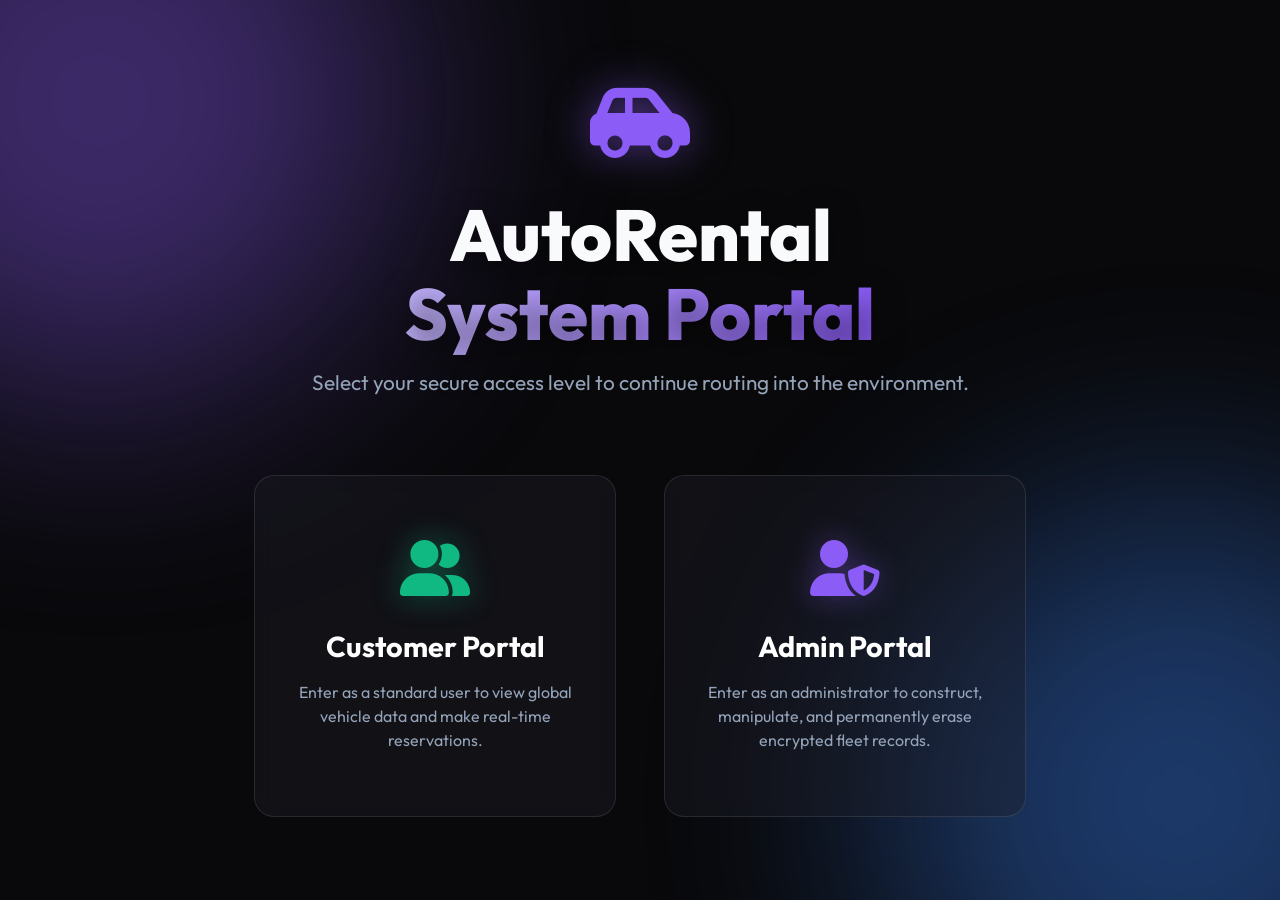
<file: index.html>
<!DOCTYPE html>
<html lang="en">
<head>
    <meta charset="UTF-8">
    <meta name="viewport" content="width=device-width, initial-scale=1.0">
    <title>Welcome - AutoRental System</title>
    <link rel="stylesheet" href="style.css">
    <link rel="stylesheet" href="https://cdnjs.cloudflare.com/ajax/libs/font-awesome/6.4.0/css/all.min.css">
</head>
<body style="display: flex; align-items:center; justify-content:center; text-align:center; min-height: 100vh;">

    <div style="max-width: 900px; padding: 4rem; position: relative; z-index: 2;">
        
        <i class="fa-solid fa-car-side" style="font-size: 5rem; color: var(--primary); margin-bottom: 2rem; filter: drop-shadow(0 0 20px rgba(139, 92, 246, 0.5));"></i>
        
        <h1 style="font-size: 4.5rem; font-weight: 800; margin-bottom: 1rem; line-height: 1.1; text-shadow: 0 10px 30px rgba(0,0,0,0.5);">AutoRental<br><span style="background: linear-gradient(to right, #C4B5FD, #8B5CF6); -webkit-background-clip: text; -webkit-text-fill-color: transparent;">System Portal</span></h1>
        
        <p style="color: #94A3B8; font-size: 1.3rem; margin-bottom: 5rem;">Select your secure access level to continue routing into the environment.</p>

        <div style="display: grid; grid-template-columns: 1fr 1fr; gap: 3rem;">
            
            <!-- User Portal Box -->
            <a href="userHome.html" style="text-decoration: none; position: relative; display: block; overflow: visible;" class="v-card">
                <div style="padding: 4rem 2rem;">
                    <i class="fa-solid fa-user-group" style="font-size: 3.5rem; color: #10B981; margin-bottom: 2rem; filter: drop-shadow(0 0 15px rgba(16, 185, 129, 0.4));"></i>
                    <h2 style="font-size: 1.8rem; margin-bottom: 1rem; color: #fff;">Customer Portal</h2>
                    <p style="color: #94A3B8; font-size: 1rem; line-height: 1.5;">Enter as a standard user to view global vehicle data and make real-time reservations.</p>
                </div>
            </a>

            <!-- Admin Portal Box -->
            <a href="viewVehicles.html" style="text-decoration: none; position: relative; display: block; overflow: visible;" class="v-card">
                <div style="padding: 4rem 2rem;">
                    <i class="fa-solid fa-user-shield" style="font-size: 3.5rem; color: var(--primary); margin-bottom: 2rem; filter: drop-shadow(0 0 15px rgba(139, 92, 246, 0.4));"></i>
                    <h2 style="font-size: 1.8rem; margin-bottom: 1rem; color: #fff;">Admin Portal</h2>
                    <p style="color: #94A3B8; font-size: 1rem; line-height: 1.5;">Enter as an administrator to construct, manipulate, and permanently erase encrypted fleet records.</p>
                </div>
            </a>

        </div>
    </div>

</body>
</html>
</file>
<file: style.css>
@import url('https://fonts.googleapis.com/css2?family=Outfit:wght@300;400;500;700;800&display=swap');

:root {
  --primary: #8B5CF6; /* Vibrant Purple */
  --primary-hover: #7C3AED;
  --secondary: #3B82F6; /* Electric Blue */
  --bg-dark: #09090b; /* Pitch Black with slight tint */
  --panel-bg: rgba(25, 25, 35, 0.65); /* Glassmorphism base */
  --card-bg: rgba(30, 30, 40, 0.4);
  --text-main: #F8FAFC;
  --text-muted: #94A3B8;
  --success: #10B981;
  --danger: #ef4444;
  --glass-border: rgba(255, 255, 255, 0.1);
  --glow-shadow: 0 0 20px rgba(139, 92, 246, 0.3);
  --sidebar-w: 280px;
}

* {
  margin: 0;
  padding: 0;
  box-sizing: border-box;
  font-family: 'Outfit', sans-serif;
}

body {
  background-color: var(--bg-dark);
  color: var(--text-main);
  display: flex;
  min-height: 100vh;
  position: relative;
  overflow-x: hidden;
}

/* CYBERPUNK/LUXURY GLOWING BACKGROUND BLOBS */
body::before, body::after {
  content: '';
  position: fixed;
  width: 600px;
  height: 600px;
  border-radius: 50%;
  filter: blur(120px);
  z-index: -1;
  opacity: 0.4;
  animation: pulseBlob 15s infinite alternate ease-in-out;
}

body::before {
  top: -200px;
  left: -200px;
  background: var(--primary);
}

body::after {
  bottom: -200px;
  right: -200px;
  background: var(--secondary);
  animation-delay: 5s;
}

@keyframes pulseBlob {
  0% { transform: scale(1) translate(0, 0); opacity: 0.3; }
  100% { transform: scale(1.2) translate(100px, 50px); opacity: 0.6; }
}

/* SIDEBAR STYLES - GLASSMORPHISM */
.sidebar {
  width: var(--sidebar-w);
  background: var(--panel-bg);
  backdrop-filter: blur(20px);
  -webkit-backdrop-filter: blur(20px);
  border-right: 1px solid var(--glass-border);
  position: fixed;
  height: 100vh;
  padding: 2.5rem 1.5rem;
  display: flex;
  flex-direction: column;
  z-index: 10;
}

.brand {
  font-size: 1.8rem;
  font-weight: 800;
  background: linear-gradient(to right, #C4B5FD, #8B5CF6);
  -webkit-background-clip: text;
  -webkit-text-fill-color: transparent;
  display: flex;
  align-items: center;
  gap: 12px;
  margin-bottom: 3.5rem;
  text-decoration: none;
}
.brand i { color: var(--primary); -webkit-text-fill-color: var(--primary); font-size: 2rem; }

.nav-links { list-style: none; display: flex; flex-direction: column; gap: 0.8rem; }
.nav-links a {
  display: flex;
  align-items: center;
  gap: 15px;
  padding: 1.1rem 1.25rem;
  color: #CBD5E1;
  text-decoration: none;
  font-weight: 500;
  border-radius: 14px;
  transition: all 0.3s ease;
  position: relative;
  overflow: hidden;
}

.nav-links a:hover, .nav-links a.active {
  color: #fff;
  background: rgba(139, 92, 246, 0.15);
  box-shadow: inset 0 0 0 1px rgba(139, 92, 246, 0.3);
}

.nav-links a.active { background: linear-gradient(135deg, rgba(139, 92, 246, 0.4), rgba(59, 130, 246, 0.2)); border-left: 3px solid var(--primary); }

/* MAIN CONTENT */
.main-content {
  flex: 1;
  margin-left: var(--sidebar-w);
  padding: 3rem 4rem;
}

.top-header {
  display: flex;
  justify-content: space-between;
  align-items: center;
  margin-bottom: 3.5rem;
  background: var(--panel-bg);
  backdrop-filter: blur(10px);
  padding: 1.5rem 2.5rem;
  border-radius: 20px;
  border: 1px solid var(--glass-border);
}

.page-title {
  font-size: 2.2rem;
  font-weight: 800;
  color: #fff;
  letter-spacing: -0.5px;
}

.user-profile {
  display: flex;
  align-items: center;
  gap: 15px;
  font-weight: 600;
  color: #E2E8F0;
  background: rgba(255,255,255,0.05);
  padding: 8px 16px;
  border-radius: 50px;
  border: 1px solid var(--glass-border);
}

.user-profile img { width: 45px; height: 45px; border-radius: 50%; box-shadow: var(--glow-shadow); }

/* HERO SECTION - CREATIVE LUXURY */
.hero-box {
  position: relative;
  background: url('https://images.unsplash.com/photo-1503376760367-1db5e332feef?auto=format&fit=crop&q=80&w=1600') center/cover no-repeat;
  border-radius: 30px;
  padding: 6rem 4rem;
  color: #fff;
  text-align: center;
  box-shadow: 0 30px 60px rgba(0, 0, 0, 0.5);
  overflow: hidden;
  border: 1px solid var(--glass-border);
}

.hero-box::before {
  content: '';
  position: absolute;
  top: 0; left: 0; right: 0; bottom: 0;
  background: linear-gradient(to right, rgba(9, 9, 11, 0.95), rgba(9, 9, 11, 0.6));
  z-index: 1;
}

.hero-box > * { position: relative; z-index: 2; }

.hero-title { font-size: 4rem; font-weight: 800; margin-bottom: 1.5rem; background: linear-gradient(to right, #fff, #C4B5FD); -webkit-background-clip: text; -webkit-text-fill-color: transparent; }
.hero-subtitle { font-size: 1.3rem; color: #E2E8F0; max-width: 650px; margin: 0 auto 3rem auto; font-weight: 300; line-height: 1.6;}

/* GLASS CARDS */
.content-card {
  background: var(--card-bg);
  backdrop-filter: blur(15px);
  -webkit-backdrop-filter: blur(15px);
  border-radius: 24px;
  padding: 3rem;
  box-shadow: 0 20px 40px rgba(0,0,0,0.3);
  border: 1px solid var(--glass-border);
}

.grid-3 {
  display: grid;
  grid-template-columns: repeat(auto-fill, minmax(340px, 1fr));
  gap: 2.5rem;
}

/* VEHICLE DISPLAY CARDS - FUTURISTIC NEON */
.v-card {
  background: var(--card-bg);
  backdrop-filter: blur(10px);
  border-radius: 20px;
  border: 1px solid var(--glass-border);
  transition: all 0.4s cubic-bezier(0.175, 0.885, 0.32, 1.275);
  display: flex;
  flex-direction: column;
  position: relative;
  overflow: hidden;
}

.v-card::before {
  content: '';
  position: absolute;
  top: 0; left: 0; right: 0; height: 4px;
  background: linear-gradient(90deg, var(--primary), var(--secondary));
  opacity: 0;
  transition: opacity 0.4s ease;
}

.v-card:hover {
  transform: translateY(-10px) scale(1.02);
  box-shadow: 0 25px 50px rgba(0,0,0,0.5), 0 0 20px rgba(139, 92, 246, 0.2);
  border-color: rgba(139, 92, 246, 0.5);
  z-index: 2;
}
.v-card:hover::before { opacity: 1; }

.v-header {
  padding: 1.8rem;
  background: rgba(0,0,0,0.2);
  border-bottom: 1px solid rgba(255,255,255,0.05);
}
.v-title { font-size: 1.4rem; font-weight: 700; color: #fff; display: flex; justify-content: space-between; align-items: center;}
.v-type { font-size: 0.85rem; padding: 6px 14px; background: rgba(139, 92, 246, 0.2); color: #C4B5FD; border-radius: 20px; font-weight: 600; border: 1px solid rgba(139, 92, 246, 0.3);}
.v-body { padding: 1.8rem; flex: 1; }
.v-row { display: flex; justify-content: space-between; margin-bottom: 1.2rem; align-items: center; }
.v-price { font-size: 2rem; font-weight: 800; background: linear-gradient(to right, #fff, #94A3B8); -webkit-background-clip: text; -webkit-text-fill-color: transparent;}
.v-price span { font-size: 1rem; font-weight: 400; color: var(--text-muted); -webkit-text-fill-color: var(--text-muted);}

/* STATUS BADGES - GLOWING EFFECT */
.badge { padding: 8px 16px; border-radius: 20px; font-size: 0.85rem; font-weight: 700; text-transform: uppercase; letter-spacing: 0.5px; display: inline-flex; align-items: center; gap: 6px;}
.badge.available { background: rgba(16, 185, 129, 0.15); color: #34D399; border: 1px solid rgba(16, 185, 129, 0.4); box-shadow: 0 0 10px rgba(16, 185, 129, 0.2);}
.badge.booked { background: rgba(239, 68, 68, 0.15); color: #F87171; border: 1px solid rgba(239, 68, 68, 0.4); box-shadow: 0 0 10px rgba(239, 68, 68, 0.2);}

/* BUTTONS - GRADIENT & NEON HOVERS */
.btn {
  width: 100%;
  padding: 1.1rem;
  border: none;
  border-radius: 14px;
  font-weight: 600;
  font-size: 1rem;
  cursor: pointer;
  transition: all 0.3s cubic-bezier(0.4, 0, 0.2, 1);
  display: flex;
  justify-content: center;
  align-items: center;
  gap: 10px;
  position: relative;
  overflow: hidden;
  text-decoration: none;
  font-family: 'Outfit', sans-serif;
}

.btn-primary { 
  background: linear-gradient(135deg, var(--primary), var(--secondary)); 
  color: #fff; 
  box-shadow: 0 4px 15px rgba(139, 92, 246, 0.4);
}
.btn-primary:hover { transform: translateY(-3px); box-shadow: 0 10px 25px rgba(139, 92, 246, 0.6); }

.btn-success { background: linear-gradient(135deg, #059669, #10B981); color: #fff; }
.btn-success:hover { box-shadow: 0 8px 20px rgba(16, 185, 129, 0.4); transform: scale(1.03); }

.btn-danger { background: linear-gradient(135deg, #B91C1C, #EF4444); color: #fff; }
.btn-danger:hover { box-shadow: 0 8px 20px rgba(239, 68, 68, 0.4); transform: scale(1.03); }

/* FORMS - GLOSSY DARK MODE */
.pro-form { max-width: 650px; margin: 0 auto;}
.form-group { margin-bottom: 1.8rem; }
.form-label {
  display: block;
  font-size: 0.95rem;
  font-weight: 500;
  color: #E2E8F0;
  margin-bottom: 0.8rem;
}
.form-input {
  width: 100%;
  padding: 1.2rem 1.5rem;
  border: 1px solid var(--glass-border);
  border-radius: 14px;
  background: rgba(0,0,0,0.3);
  font-size: 1rem;
  transition: all 0.3s;
  color: #fff;
}
.form-input:focus {
  outline: none;
  border-color: var(--primary);
  background: rgba(139, 92, 246, 0.05);
  box-shadow: 0 0 0 4px rgba(139, 92, 246, 0.15);
}
.form-input::placeholder { color: #64748B; }

/* NAVBAR FOR USER HOME */
nav {
  background: var(--panel-bg) !important;
  backdrop-filter: blur(20px);
  -webkit-backdrop-filter: blur(20px);
  border-bottom: 1px solid var(--glass-border);
  box-shadow: 0 4px 30px rgba(0, 0, 0, 0.1);
  position: relative;
  z-index: 10;
}
</file>
